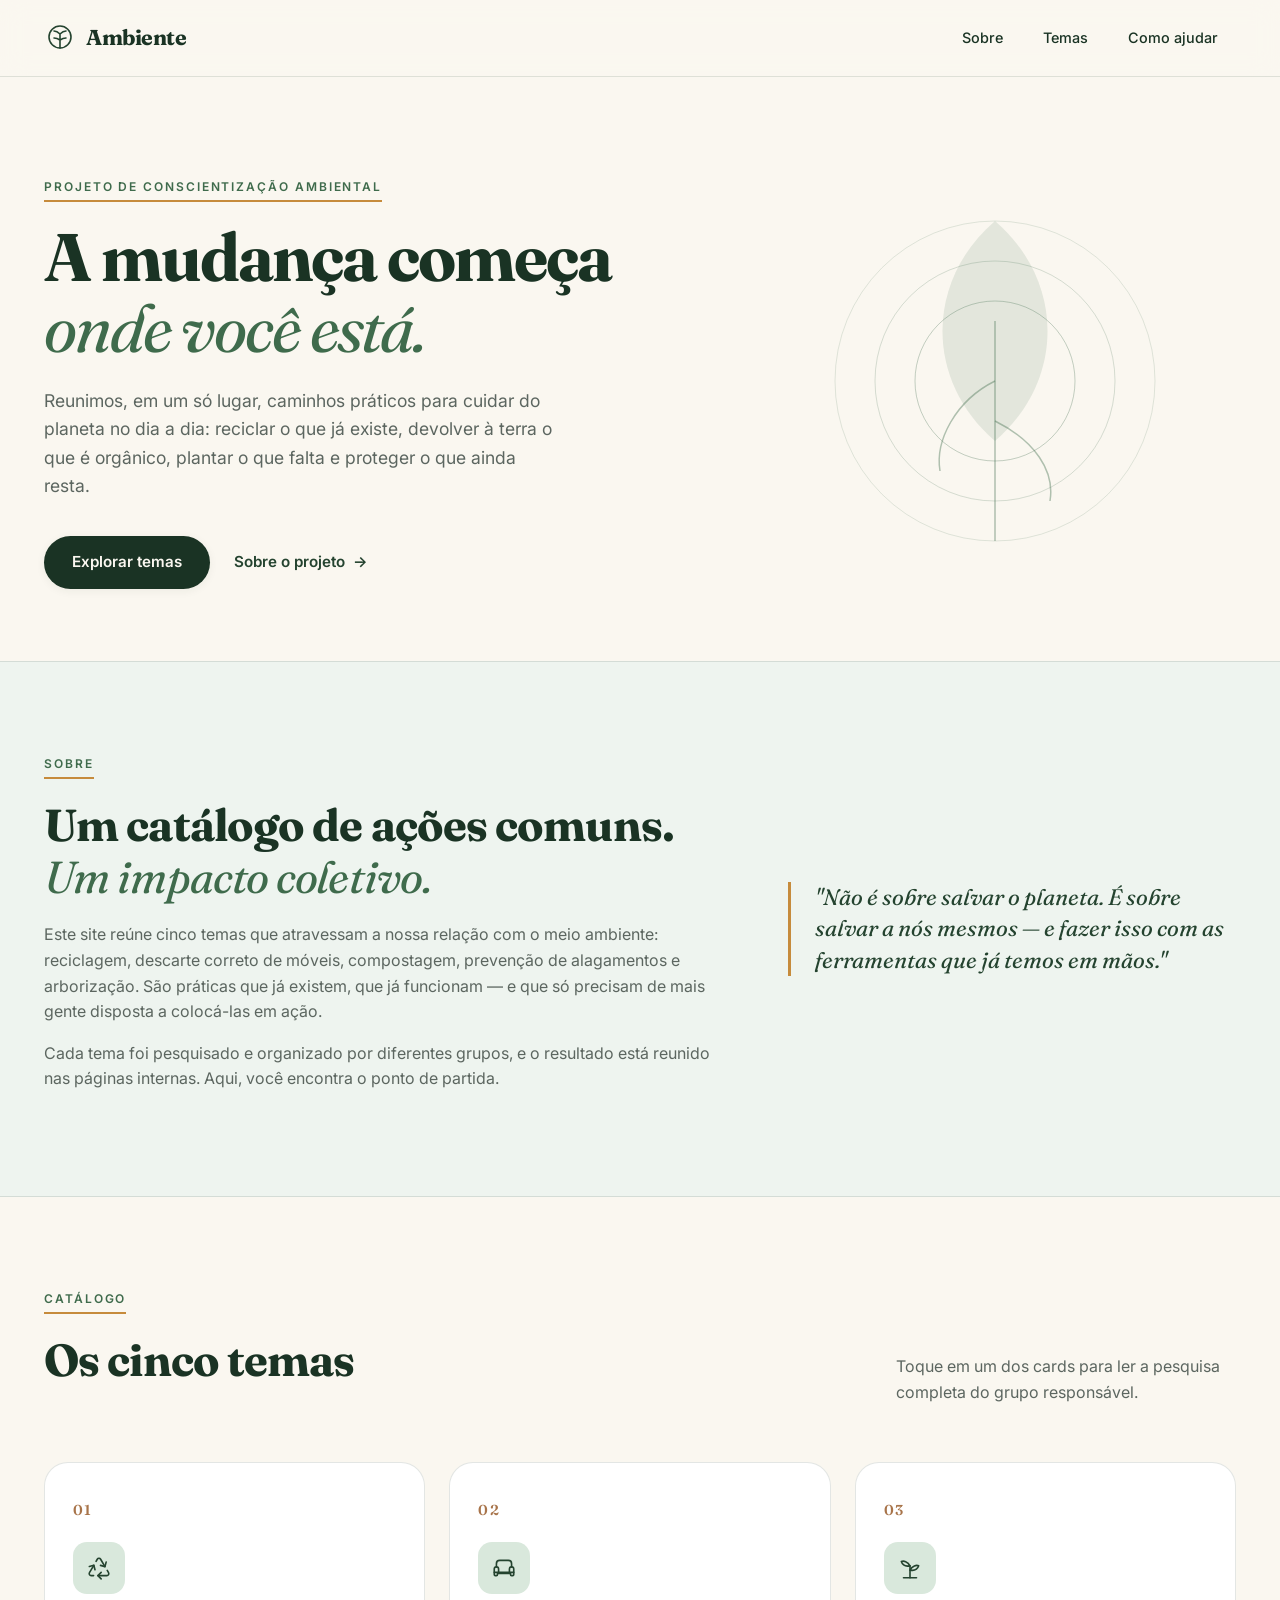
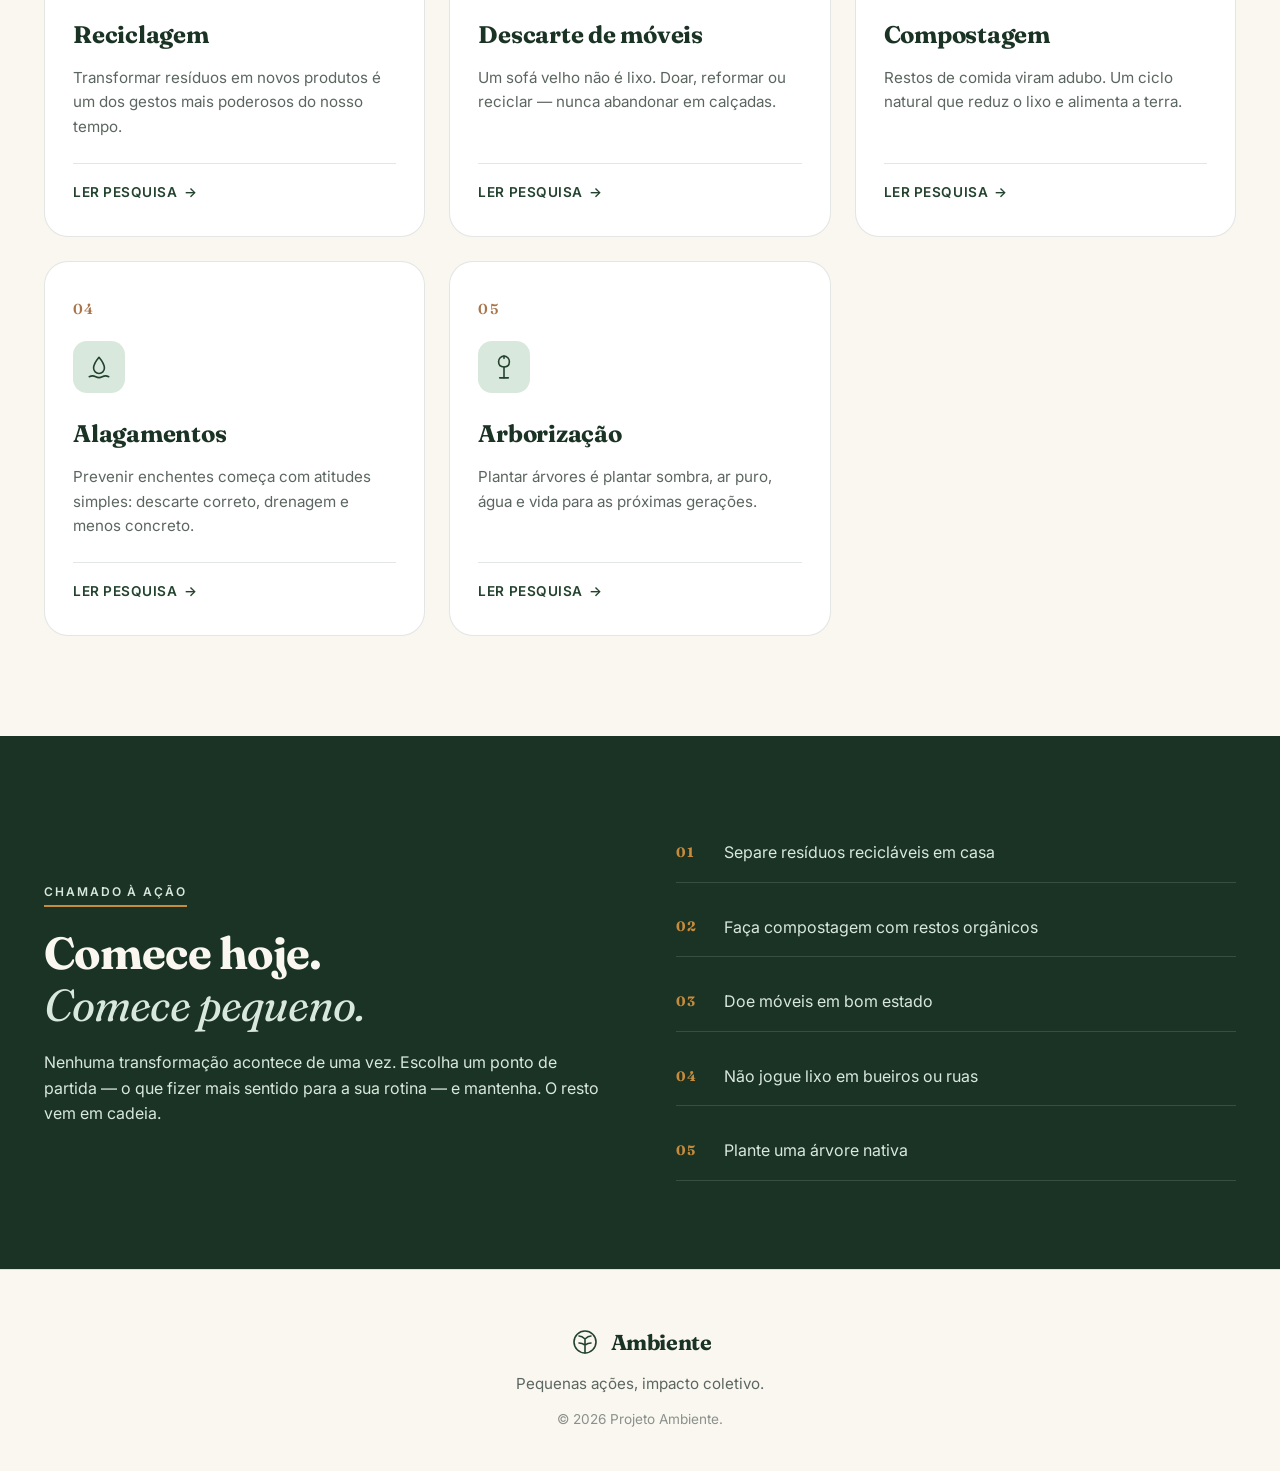
<file: index.html>
<!DOCTYPE html>
<html lang="pt-BR">
<head>
    <meta charset="UTF-8">
    <meta name="viewport" content="width=device-width, initial-scale=1.0">
    <meta name="description" content="Ambiente — Um catálogo de ações que transformam: reciclagem, descarte de móveis, compostagem, alagamentos e arborização.">
    <title>Ambiente — Ações que transformam</title>

    <link rel="stylesheet" href="css/style.css">

    <link rel="preconnect" href="https://fonts.googleapis.com">
    <link rel="preconnect" href="https://fonts.gstatic.com" crossorigin>
    <link href="https://fonts.googleapis.com/css2?family=Fraunces:opsz,wght@9..144,400;9..144,600;9..144,700;9..144,900&family=Inter:wght@400;500;600;700&display=swap" rel="stylesheet">
</head>
<body>

    <header class="site-header">
        <div class="container header-inner">
            <a href="index.html" class="brand">
                <svg class="brand-mark" viewBox="0 0 32 32" fill="none" aria-hidden="true">
                    <path d="M16 4C10 4 5 9 5 15c0 6 5 11 11 11s11-5 11-11c0-6-5-11-11-11Z" stroke="currentColor" stroke-width="1.6"/>
                    <path d="M16 26V12M16 12c-3-3-6-3-6-3M16 12c3-3 6-3 6-3M16 18c-3-2-6-2-6-2M16 18c3-2 6-2 6-2" stroke="currentColor" stroke-width="1.6" stroke-linecap="round"/>
                </svg>
                <span class="brand-name">Ambiente</span>
            </a>

            <button class="menu-toggle" aria-label="Abrir menu" aria-expanded="false">
                <span></span><span></span><span></span>
            </button>

            <nav class="site-nav" aria-label="Navegação principal">
                <ul class="nav-list">
                    <li><a href="#sobre">Sobre</a></li>
                    <li><a href="#catalogo">Temas</a></li>
                    <li><a href="#acao">Como ajudar</a></li>
                </ul>
            </nav>
        </div>
    </header>

    <!-- HERO -->
    <section class="hero">
        <div class="container hero-grid">
            <div class="hero-content">
                <span class="eyebrow">Projeto de conscientização ambiental</span>
                <h1 class="hero-title">
                    A mudança começa<br>
                    <em>onde você está.</em>
                </h1>
                <p class="hero-lead">
                    Reunimos, em um só lugar, caminhos práticos para cuidar do planeta no dia a dia: reciclar o que já existe, devolver à terra o que é orgânico, plantar o que falta e proteger o que ainda resta.
                </p>
                <div class="hero-actions">
                    <a href="#catalogo" class="btn btn-primary">Explorar temas</a>
                    <a href="#sobre" class="btn btn-text">Sobre o projeto <span class="arrow">→</span></a>
                </div>
            </div>

            <div class="hero-visual" aria-hidden="true">
                <svg viewBox="0 0 400 400" class="hero-illustration">
                    <circle cx="200" cy="200" r="160" fill="none" stroke="currentColor" stroke-width="1" opacity="0.15"/>
                    <circle cx="200" cy="200" r="120" fill="none" stroke="currentColor" stroke-width="1" opacity="0.2"/>
                    <circle cx="200" cy="200" r="80" fill="none" stroke="currentColor" stroke-width="1" opacity="0.3"/>
                    <path d="M200 40 C 130 100, 130 200, 200 260 C 270 200, 270 100, 200 40 Z" fill="currentColor" opacity="0.12"/>
                    <path d="M200 140 L 200 360" stroke="currentColor" stroke-width="1.5" opacity="0.4"/>
                    <path d="M200 200 C 160 220, 140 260, 145 290" stroke="currentColor" stroke-width="1.5" opacity="0.4" fill="none"/>
                    <path d="M200 240 C 240 260, 260 290, 255 320" stroke="currentColor" stroke-width="1.5" opacity="0.4" fill="none"/>
                </svg>
            </div>
        </div>
    </section>

    <!-- SOBRE -->
    <section id="sobre" class="section section-about">
        <div class="container about-grid">
            <div class="about-text reveal">
                <span class="eyebrow">Sobre</span>
                <h2 class="section-title">Um catálogo de ações comuns.<br><em>Um impacto coletivo.</em></h2>
                <p>
                    Este site reúne cinco temas que atravessam a nossa relação com o meio ambiente: reciclagem, descarte correto de móveis, compostagem, prevenção de alagamentos e arborização. São práticas que já existem, que já funcionam — e que só precisam de mais gente disposta a colocá-las em ação.
                </p>
                <p>
                    Cada tema foi pesquisado e organizado por diferentes grupos, e o resultado está reunido nas páginas internas. Aqui, você encontra o ponto de partida.
                </p>
            </div>

            <div class="about-quote reveal">
                <blockquote>
                    "Não é sobre salvar o planeta. É sobre salvar a nós mesmos — e fazer isso com as ferramentas que já temos em mãos."
                </blockquote>
            </div>
        </div>
    </section>

    <!-- CATÁLOGO -->
    <section id="catalogo" class="section section-catalog">
        <div class="container">
            <div class="section-head reveal">
                <div>
                    <span class="eyebrow">Catálogo</span>
                    <h2 class="section-title">Os cinco temas</h2>
                </div>
                <p class="section-desc">
                    Toque em um dos cards para ler a pesquisa completa do grupo responsável.
                </p>
            </div>

            <div class="catalog-grid">
                <!-- 01. RECICLAGEM -->
                <a href="html/reciclagem.html" class="catalog-card reveal">
                    <div class="card-num">01</div>
                    <div class="card-icon">
                        <svg viewBox="0 0 24 24" fill="none" stroke="currentColor" stroke-width="1.5" stroke-linecap="round" stroke-linejoin="round">
                            <path d="M7 19H4.8a1.8 1.8 0 0 1-1.6-.9 1.8 1.8 0 0 1 0-1.8L7.2 9.5"/>
                            <path d="M11 19h8.2a1.8 1.8 0 0 0 1.6-.9 1.8 1.8 0 0 0 0-1.8l-1.2-2.1"/>
                            <path d="m14 16-3 3 3 3"/>
                            <path d="M8.3 13.6 7.2 9.5 3.1 10.6"/>
                            <path d="m9.3 5.8 1.1-1.9A1.8 1.8 0 0 1 12 3a1.8 1.8 0 0 1 1.5.9l4 6.8"/>
                            <path d="m13.4 9.6 4.1 1.1 1.1-4.1"/>
                        </svg>
                    </div>
                    <h3>Reciclagem</h3>
                    <p>Transformar resíduos em novos produtos é um dos gestos mais poderosos do nosso tempo.</p>
                    <span class="card-link">Ler pesquisa <span class="arrow">→</span></span>
                </a>

                <!-- 02. DESCARTE DE MÓVEIS -->
                <a href="html/descarte.html" class="catalog-card reveal">
                    <div class="card-num">02</div>
                    <div class="card-icon">
                        <svg viewBox="0 0 24 24" fill="none" stroke="currentColor" stroke-width="1.5" stroke-linecap="round" stroke-linejoin="round">
                            <path d="M5 11V8a3 3 0 0 1 3-3h8a3 3 0 0 1 3 3v3"/>
                            <path d="M3 16v-3a2 2 0 0 1 4 0v3"/>
                            <path d="M17 16v-3a2 2 0 0 1 4 0v3"/>
                            <path d="M3 16h18v2a1 1 0 0 1-1 1h-1a1 1 0 0 1-1-1v-1H6v1a1 1 0 0 1-1 1H4a1 1 0 0 1-1-1v-2Z"/>
                        </svg>
                    </div>
                    <h3>Descarte de móveis</h3>
                    <p>Um sofá velho não é lixo. Doar, reformar ou reciclar — nunca abandonar em calçadas.</p>
                    <span class="card-link">Ler pesquisa <span class="arrow">→</span></span>
                </a>

                <!-- 03. COMPOSTAGEM -->
                <a href="html/compostagem.html" class="catalog-card reveal">
                    <div class="card-num">03</div>
                    <div class="card-icon">
                        <svg viewBox="0 0 24 24" fill="none" stroke="currentColor" stroke-width="1.5" stroke-linecap="round" stroke-linejoin="round">
                            <path d="M12 21V10"/>
                            <path d="M12 10c-2-4-6-5-8-4 1 3 3 5 8 4Z"/>
                            <path d="M12 14c2-4 6-5 8-4-1 3-3 5-8 4Z"/>
                            <path d="M6 21h12"/>
                        </svg>
                    </div>
                    <h3>Compostagem</h3>
                    <p>Restos de comida viram adubo. Um ciclo natural que reduz o lixo e alimenta a terra.</p>
                    <span class="card-link">Ler pesquisa <span class="arrow">→</span></span>
                </a>

                <!-- 04. ALAGAMENTO -->
                <a href="html/alagamento.html" class="catalog-card reveal">
                    <div class="card-num">04</div>
                    <div class="card-icon">
                        <svg viewBox="0 0 24 24" fill="none" stroke="currentColor" stroke-width="1.5" stroke-linecap="round" stroke-linejoin="round">
                            <path d="M12 3s-5 6-5 10a5 5 0 0 0 10 0c0-4-5-10-5-10Z"/>
                            <path d="M3 21c2-1 4-1 6 0s4 1 6 0 4-1 6 0"/>
                        </svg>
                    </div>
                    <h3>Alagamentos</h3>
                    <p>Prevenir enchentes começa com atitudes simples: descarte correto, drenagem e menos concreto.</p>
                    <span class="card-link">Ler pesquisa <span class="arrow">→</span></span>
                </a>

                <!-- 05. ARBORIZAÇÃO -->
                <a href="html/arborizacao.html" class="catalog-card reveal">
                    <div class="card-num">05</div>
                    <div class="card-icon">
                        <svg viewBox="0 0 24 24" fill="none" stroke="currentColor" stroke-width="1.5" stroke-linecap="round" stroke-linejoin="round">
                            <path d="M12 22V12"/>
                            <path d="M12 12c-3 0-5-2-5-5a5 5 0 0 1 10 0c0 3-2 5-5 5Z"/>
                            <path d="M12 2v2"/>
                            <path d="M8 22h8"/>
                        </svg>
                    </div>
                    <h3>Arborização</h3>
                    <p>Plantar árvores é plantar sombra, ar puro, água e vida para as próximas gerações.</p>
                    <span class="card-link">Ler pesquisa <span class="arrow">→</span></span>
                </a>
            </div>
        </div>
    </section>

    <!-- AÇÃO -->
    <section id="acao" class="section section-action">
        <div class="container">
            <div class="action-inner reveal">
                <div class="action-text">
                    <span class="eyebrow">Chamado à ação</span>
                    <h2 class="section-title">Comece hoje.<br><em>Comece pequeno.</em></h2>
                    <p>
                        Nenhuma transformação acontece de uma vez. Escolha um ponto de partida — o que fizer mais sentido para a sua rotina — e mantenha. O resto vem em cadeia.
                    </p>
                </div>
                <ol class="action-list">
                    <li><span>01</span>Separe resíduos recicláveis em casa</li>
                    <li><span>02</span>Faça compostagem com restos orgânicos</li>
                    <li><span>03</span>Doe móveis em bom estado</li>
                    <li><span>04</span>Não jogue lixo em bueiros ou ruas</li>
                    <li><span>05</span>Plante uma árvore nativa</li>
                </ol>
            </div>
        </div>
    </section>

    <footer class="site-footer">
        <div class="container footer-inner">
            <div class="footer-brand">
                <svg class="brand-mark" viewBox="0 0 32 32" fill="none" aria-hidden="true">
                    <path d="M16 4C10 4 5 9 5 15c0 6 5 11 11 11s11-5 11-11c0-6-5-11-11-11Z" stroke="currentColor" stroke-width="1.6"/>
                    <path d="M16 26V12M16 12c-3-3-6-3-6-3M16 12c3-3 6-3 6-3M16 18c-3-2-6-2-6-2M16 18c3-2 6-2 6-2" stroke="currentColor" stroke-width="1.6" stroke-linecap="round"/>
                </svg>
                <span class="brand-name">Ambiente</span>
            </div>
            <p class="footer-msg">Pequenas ações, impacto coletivo.</p>
            <p class="footer-copy">© <span id="year"></span> Projeto Ambiente.</p>
        </div>
    </footer>

    <button class="back-to-top" aria-label="Voltar ao topo">
        <svg viewBox="0 0 24 24" width="18" height="18" fill="none" stroke="currentColor" stroke-width="2" stroke-linecap="round" stroke-linejoin="round">
            <path d="M12 19V5M5 12l7-7 7 7"/>
        </svg>
    </button>

    <script src="js/script.js"></script>
</body>
</html>
</file>
<file: css/style.css>
/* ========== VARIÁVEIS ========== */
:root {
    --verde-profundo: #1a3324;
    --verde-escuro: #24432f;
    --verde-medio: #3f6b4c;
    --verde-suave: #d9e8dc;
    --verde-po: #eef4ef;
    --areia: #efe7d6;
    --creme: #faf7f0;
    --terra: #a8744a;
    --destaque: #c68b3c;
    --texto: #1f2921;
    --texto-suave: #5c6660;
    --linha: rgba(26, 51, 36, 0.12);

    --font-display: 'Fraunces', serif;
    --font-body: 'Inter', sans-serif;

    --shadow-sm: 0 2px 10px rgba(26, 51, 36, 0.06);
    --shadow-md: 0 14px 40px rgba(26, 51, 36, 0.1);
    --shadow-lg: 0 30px 70px rgba(26, 51, 36, 0.15);

    --radius: 24px;
    --transition: all 0.35s cubic-bezier(0.22, 1, 0.36, 1);
}

* { margin: 0; padding: 0; box-sizing: border-box; }

html { scroll-behavior: smooth; }

body {
    font-family: var(--font-body);
    background-color: var(--creme);
    color: var(--texto);
    line-height: 1.6;
    overflow-x: hidden;
    -webkit-font-smoothing: antialiased;
    font-size: 16px;
}

img { display: block; max-width: 100%; }
a { text-decoration: none; color: inherit; }
ul, ol { list-style: none; }
button { font-family: inherit; }

.container {
    width: 100%;
    max-width: 1240px;
    margin: 0 auto;
    padding: 0 24px;
}

/* ========== HEADER ========== */
.site-header {
    position: sticky;
    top: 0;
    z-index: 100;
    background: rgba(250, 247, 240, 0.88);
    backdrop-filter: blur(14px);
    -webkit-backdrop-filter: blur(14px);
    border-bottom: 1px solid var(--linha);
}

.header-inner {
    display: flex;
    align-items: center;
    justify-content: space-between;
    height: 76px;
}

.brand {
    display: flex;
    align-items: center;
    gap: 10px;
    color: var(--verde-profundo);
}

.brand-mark {
    width: 32px;
    height: 32px;
    color: var(--verde-escuro);
}

.brand-name {
    font-family: var(--font-display);
    font-weight: 700;
    font-size: 1.35rem;
    letter-spacing: -0.02em;
}

.nav-list {
    display: flex;
    align-items: center;
    gap: 4px;
}

.nav-list a {
    display: inline-block;
    padding: 10px 18px;
    border-radius: 999px;
    font-size: 0.9rem;
    font-weight: 500;
    color: var(--verde-profundo);
    transition: var(--transition);
}

.nav-list a:hover {
    background: var(--verde-suave);
}

.menu-toggle {
    display: none;
    flex-direction: column;
    justify-content: center;
    gap: 5px;
    width: 44px;
    height: 44px;
    padding: 10px;
    background: transparent;
    border: none;
    border-radius: 50%;
    cursor: pointer;
}

.menu-toggle span {
    display: block;
    height: 2px;
    background: var(--verde-profundo);
    border-radius: 2px;
    transition: var(--transition);
}

.menu-toggle.active span:nth-child(1) { transform: translateY(7px) rotate(45deg); }
.menu-toggle.active span:nth-child(2) { opacity: 0; }
.menu-toggle.active span:nth-child(3) { transform: translateY(-7px) rotate(-45deg); }

/* ========== HERO ========== */
.hero {
    padding: 96px 0 72px;
    position: relative;
    overflow: hidden;
}

.hero-grid {
    display: grid;
    grid-template-columns: 1.15fr 0.85fr;
    gap: 60px;
    align-items: center;
}

.hero-content { max-width: 620px; }

.eyebrow {
    display: inline-block;
    font-size: 0.75rem;
    font-weight: 600;
    letter-spacing: 0.16em;
    text-transform: uppercase;
    color: var(--verde-medio);
    margin-bottom: 20px;
    padding-bottom: 4px;
    border-bottom: 2px solid var(--destaque);
}

.hero-title {
    font-family: var(--font-display);
    font-weight: 700;
    font-size: clamp(2.4rem, 5.5vw, 4.2rem);
    line-height: 1.05;
    letter-spacing: -0.03em;
    color: var(--verde-profundo);
    margin-bottom: 24px;
}

.hero-title em {
    font-style: italic;
    font-weight: 400;
    color: var(--verde-medio);
}

.hero-lead {
    font-size: 1.1rem;
    color: var(--texto-suave);
    margin-bottom: 36px;
    max-width: 520px;
}

.hero-actions {
    display: flex;
    flex-wrap: wrap;
    gap: 18px;
    align-items: center;
}

.btn {
    display: inline-flex;
    align-items: center;
    gap: 8px;
    padding: 14px 28px;
    border-radius: 999px;
    font-weight: 600;
    font-size: 0.95rem;
    transition: var(--transition);
    cursor: pointer;
    border: none;
}

.btn-primary {
    background: var(--verde-profundo);
    color: var(--creme);
    box-shadow: var(--shadow-sm);
}

.btn-primary:hover {
    background: var(--verde-escuro);
    transform: translateY(-2px);
    box-shadow: var(--shadow-md);
}

.btn-text {
    color: var(--verde-escuro);
    padding: 14px 6px;
    border-bottom: 1px solid transparent;
}

.btn-text:hover {
    border-bottom-color: var(--verde-escuro);
}

.arrow {
    display: inline-block;
    transition: transform 0.3s ease;
}

a:hover .arrow { transform: translateX(4px); }

.hero-visual {
    display: flex;
    justify-content: center;
    align-items: center;
    color: var(--verde-medio);
}

.hero-illustration {
    width: 100%;
    max-width: 400px;
    height: auto;
    animation: slowFloat 8s ease-in-out infinite;
}

@keyframes slowFloat {
    0%, 100% { transform: translateY(0); }
    50% { transform: translateY(-14px); }
}

/* ========== SECTIONS ========== */
.section {
    padding: 88px 0;
}

.section-title {
    font-family: var(--font-display);
    font-weight: 700;
    font-size: clamp(1.9rem, 3.8vw, 2.8rem);
    line-height: 1.15;
    letter-spacing: -0.02em;
    color: var(--verde-profundo);
    margin-bottom: 20px;
}

.section-title em {
    font-style: italic;
    font-weight: 400;
    color: var(--verde-medio);
}

.section-head {
    display: flex;
    justify-content: space-between;
    align-items: flex-end;
    gap: 40px;
    margin-bottom: 56px;
    flex-wrap: wrap;
}

.section-desc {
    font-size: 1rem;
    color: var(--texto-suave);
    max-width: 340px;
}

/* ========== SOBRE ========== */
.section-about {
    background: var(--verde-po);
    border-top: 1px solid var(--linha);
    border-bottom: 1px solid var(--linha);
}

.about-grid {
    display: grid;
    grid-template-columns: 1.2fr 0.8fr;
    gap: 72px;
    align-items: center;
}

.about-text p {
    color: var(--texto-suave);
    margin-bottom: 16px;
    font-size: 1rem;
}

.about-quote blockquote {
    font-family: var(--font-display);
    font-style: italic;
    font-size: 1.4rem;
    line-height: 1.4;
    color: var(--verde-escuro);
    padding-left: 24px;
    border-left: 3px solid var(--destaque);
}

/* ========== CATÁLOGO ========== */
.section-catalog { padding-bottom: 100px; }

.catalog-grid {
    display: grid;
    grid-template-columns: repeat(3, 1fr);
    gap: 24px;
}

.catalog-card {
    position: relative;
    background: var(--branco, #fff);
    border: 1px solid var(--linha);
    border-radius: var(--radius);
    padding: 36px 28px 32px;
    display: flex;
    flex-direction: column;
    transition: var(--transition);
    overflow: hidden;
}

.catalog-card:nth-child(4),
.catalog-card:nth-child(5) {
    grid-column: span 1;
}

.catalog-card::before {
    content: '';
    position: absolute;
    inset: 0;
    background: linear-gradient(135deg, var(--verde-suave) 0%, transparent 60%);
    opacity: 0;
    transition: var(--transition);
    z-index: 0;
}

.catalog-card:hover {
    transform: translateY(-6px);
    box-shadow: var(--shadow-md);
    border-color: var(--verde-medio);
}

.catalog-card:hover::before { opacity: 0.5; }

.catalog-card > * { position: relative; z-index: 1; }

.card-num {
    font-family: var(--font-display);
    font-size: 0.9rem;
    font-weight: 600;
    color: var(--terra);
    letter-spacing: 0.1em;
    margin-bottom: 20px;
}

.card-icon {
    width: 52px;
    height: 52px;
    border-radius: 14px;
    background: var(--verde-suave);
    display: flex;
    align-items: center;
    justify-content: center;
    color: var(--verde-escuro);
    margin-bottom: 22px;
    transition: var(--transition);
}

.card-icon svg { width: 26px; height: 26px; }

.catalog-card:hover .card-icon {
    background: var(--verde-escuro);
    color: var(--verde-po);
    transform: rotate(-6deg) scale(1.05);
}

.catalog-card h3 {
    font-family: var(--font-display);
    font-size: 1.5rem;
    font-weight: 700;
    color: var(--verde-profundo);
    margin-bottom: 12px;
    letter-spacing: -0.01em;
}

.catalog-card p {
    color: var(--texto-suave);
    font-size: 0.95rem;
    margin-bottom: 24px;
    flex-grow: 1;
}

.card-link {
    display: inline-flex;
    align-items: center;
    gap: 6px;
    font-size: 0.85rem;
    font-weight: 600;
    letter-spacing: 0.04em;
    text-transform: uppercase;
    color: var(--verde-escuro);
    padding-top: 18px;
    border-top: 1px solid var(--linha);
}

/* ========== AÇÃO ========== */
.section-action {
    background: var(--verde-profundo);
    color: var(--creme);
}

.action-inner {
    display: grid;
    grid-template-columns: 1fr 1fr;
    gap: 72px;
    align-items: center;
}

.section-action .eyebrow {
    color: var(--verde-suave);
    border-bottom-color: var(--destaque);
}

.section-action .section-title {
    color: var(--creme);
}

.section-action .section-title em {
    color: var(--verde-suave);
}

.action-text p {
    color: var(--verde-suave);
    font-size: 1rem;
}

.action-list {
    display: flex;
    flex-direction: column;
    gap: 16px;
}

.action-list li {
    display: flex;
    align-items: center;
    gap: 20px;
    padding: 16px 0;
    border-bottom: 1px solid rgba(217, 232, 220, 0.15);
    font-size: 1rem;
    color: var(--verde-suave);
}

.action-list li span {
    font-family: var(--font-display);
    font-size: 0.85rem;
    font-weight: 700;
    color: var(--destaque);
    letter-spacing: 0.05em;
    min-width: 28px;
}

/* ========== FOOTER ========== */
.site-footer {
    padding: 56px 0 40px;
    background: var(--creme);
    border-top: 1px solid var(--linha);
}

.footer-inner {
    display: flex;
    flex-direction: column;
    align-items: center;
    text-align: center;
    gap: 12px;
}

.footer-brand {
    display: flex;
    align-items: center;
    gap: 10px;
    color: var(--verde-profundo);
}

.footer-msg {
    color: var(--texto-suave);
    font-size: 0.95rem;
}

.footer-copy {
    color: var(--texto-suave);
    font-size: 0.85rem;
    opacity: 0.7;
}

/* ========== BACK TO TOP ========== */
.back-to-top {
    position: fixed;
    bottom: 28px;
    right: 28px;
    width: 48px;
    height: 48px;
    border-radius: 50%;
    background: var(--verde-profundo);
    color: var(--creme);
    border: none;
    cursor: pointer;
    display: flex;
    align-items: center;
    justify-content: center;
    box-shadow: var(--shadow-md);
    opacity: 0;
    visibility: hidden;
    transform: translateY(16px);
    transition: var(--transition);
    z-index: 90;
}

.back-to-top.visible {
    opacity: 1;
    visibility: visible;
    transform: translateY(0);
}

.back-to-top:hover {
    background: var(--verde-escuro);
    transform: translateY(-3px);
}

/* ========== REVEAL ANIMATION ========== */
.reveal {
    opacity: 0;
    transform: translateY(24px);
    transition: opacity 0.7s ease, transform 0.7s ease;
}

.reveal.in {
    opacity: 1;
    transform: translateY(0);
}

/* ========== RESPONSIVO ========== */
@media (max-width: 960px) {
    .hero-grid { grid-template-columns: 1fr; gap: 40px; }
    .hero-visual { order: -1; max-width: 280px; margin: 0 auto; }
    .hero-illustration { max-width: 260px; }
    .hero { padding: 56px 0 40px; }

    .about-grid { grid-template-columns: 1fr; gap: 40px; }
    .action-inner { grid-template-columns: 1fr; gap: 40px; }
    .catalog-grid { grid-template-columns: repeat(2, 1fr); }
    .section { padding: 64px 0; }
}

@media (max-width: 720px) {
    .menu-toggle { display: flex; }

    .site-nav {
        position: fixed;
        top: 76px;
        left: 0;
        right: 0;
        background: var(--creme);
        border-bottom: 1px solid var(--linha);
        padding: 8px 24px 20px;
        max-height: 0;
        overflow: hidden;
        transition: max-height 0.35s ease;
    }

    .site-nav.open { max-height: 300px; }

    .nav-list {
        flex-direction: column;
        align-items: stretch;
        gap: 0;
    }

    .nav-list a {
        display: block;
        padding: 14px 12px;
        border-radius: 12px;
        border-bottom: 1px solid var(--linha);
    }

    .nav-list li:last-child a { border-bottom: none; }

    .hero-title { font-size: clamp(2rem, 8vw, 2.8rem); }
    .hero-lead { font-size: 1rem; }
    .btn { padding: 12px 22px; font-size: 0.9rem; }

    .section { padding: 56px 0; }
    .section-head { flex-direction: column; align-items: flex-start; gap: 16px; margin-bottom: 36px; }
    .section-desc { max-width: 100%; }

    .catalog-grid { grid-template-columns: 1fr; gap: 18px; }
    .catalog-card { padding: 28px 22px; }
    .catalog-card h3 { font-size: 1.3rem; }

    .action-list li { font-size: 0.95rem; }

    .back-to-top { bottom: 20px; right: 20px; width: 44px; height: 44px; }
}

@media (max-width: 420px) {
    .container { padding: 0 18px; }
    .hero { padding: 40px 0 32px; }
    .hero-title { font-size: 1.9rem; }
    .about-quote blockquote { font-size: 1.1rem; padding-left: 16px; }
    .footer-msg, .footer-copy { font-size: 0.85rem; }
}

/* ========== PÁGINAS INTERNAS (artigos) ========== */
.article-main {
    padding: 72px 0 96px;
}

.article-container {
    max-width: 780px;
}

.article-back {
    display: inline-flex;
    align-items: center;
    gap: 8px;
    font-size: 0.9rem;
    font-weight: 500;
    color: var(--verde-medio);
    margin-bottom: 40px;
    transition: var(--transition);
}

.article-back:hover { color: var(--verde-profundo); }
.article-back:hover .arrow { transform: translateX(-4px); }
.article-back .arrow { transition: transform 0.3s; }

.article-header {
    margin-bottom: 48px;
    padding-bottom: 40px;
    border-bottom: 1px solid var(--linha);
}

.article-title {
    font-family: var(--font-display);
    font-weight: 700;
    font-size: clamp(2rem, 4.5vw, 3rem);
    line-height: 1.1;
    letter-spacing: -0.025em;
    color: var(--verde-profundo);
    margin-bottom: 20px;
}

.article-lead {
    font-size: 1.15rem;
    color: var(--texto-suave);
    line-height: 1.55;
}

.article-figure {
    margin: 40px 0;
    border-radius: var(--radius);
    overflow: hidden;
}

.article-figure img {
    width: 100%;
    height: auto;
    display: block;
}

.article-figure figcaption {
    font-size: 0.85rem;
    color: var(--texto-suave);
    text-align: center;
    padding: 12px 0 0;
    font-style: italic;
}

.article-section {
    margin-bottom: 48px;
}

.article-section h2 {
    font-family: var(--font-display);
    font-size: 1.65rem;
    font-weight: 700;
    color: var(--verde-profundo);
    margin-bottom: 16px;
    letter-spacing: -0.01em;
}

.article-section p {
    font-size: 1.05rem;
    color: var(--texto);
    line-height: 1.7;
    margin-bottom: 14px;
}

.article-nav {
    display: flex;
    justify-content: space-between;
    align-items: center;
    padding-top: 40px;
    margin-top: 48px;
    border-top: 1px solid var(--linha);
    gap: 20px;
}

.article-next {
    display: inline-flex;
    align-items: center;
    gap: 8px;
    font-weight: 600;
    color: var(--verde-escuro);
    font-size: 0.95rem;
    transition: var(--transition);
}

.article-next:hover { color: var(--verde-profundo); }

@media (max-width: 720px) {
    .article-main { padding: 48px 0 64px; }
    .article-header { margin-bottom: 32px; padding-bottom: 28px; }
    .article-section { margin-bottom: 36px; }
    .article-section h2 { font-size: 1.35rem; }
    .article-nav { flex-direction: column; align-items: flex-start; }
}
</file>
